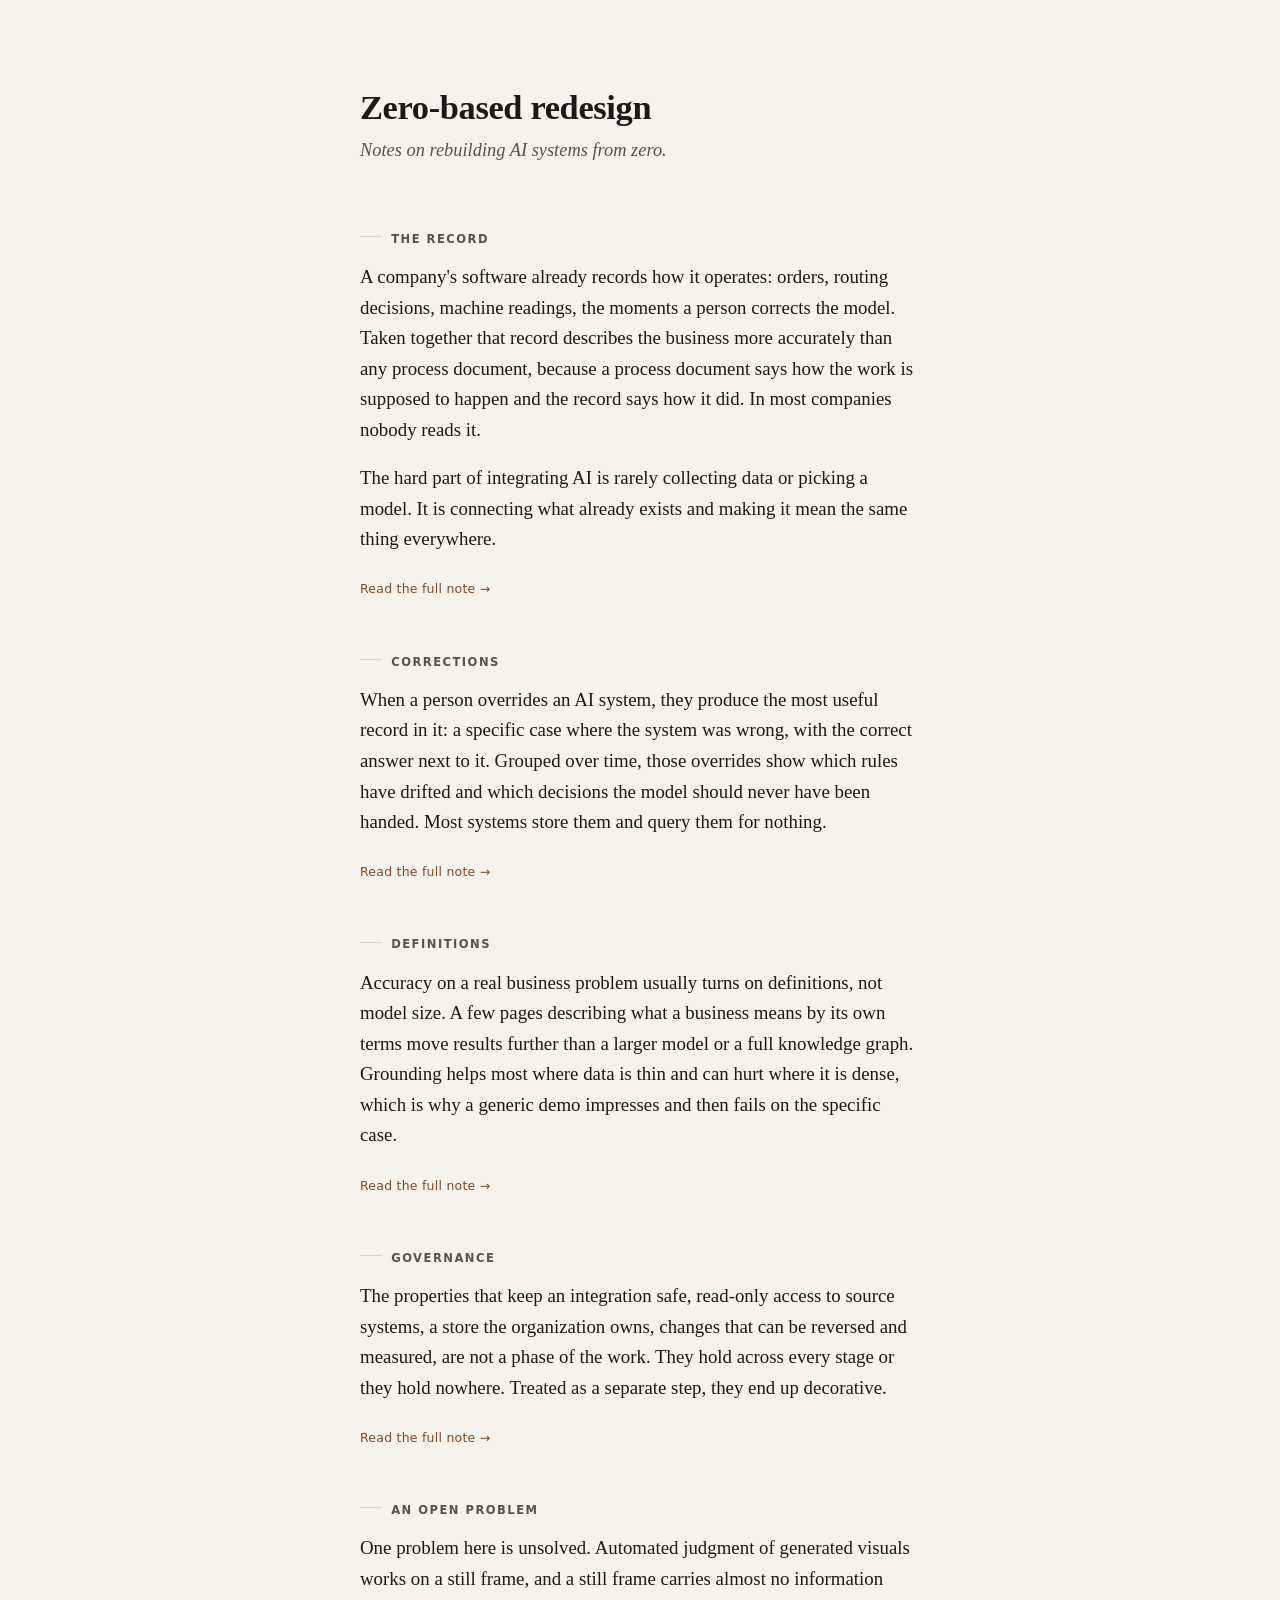
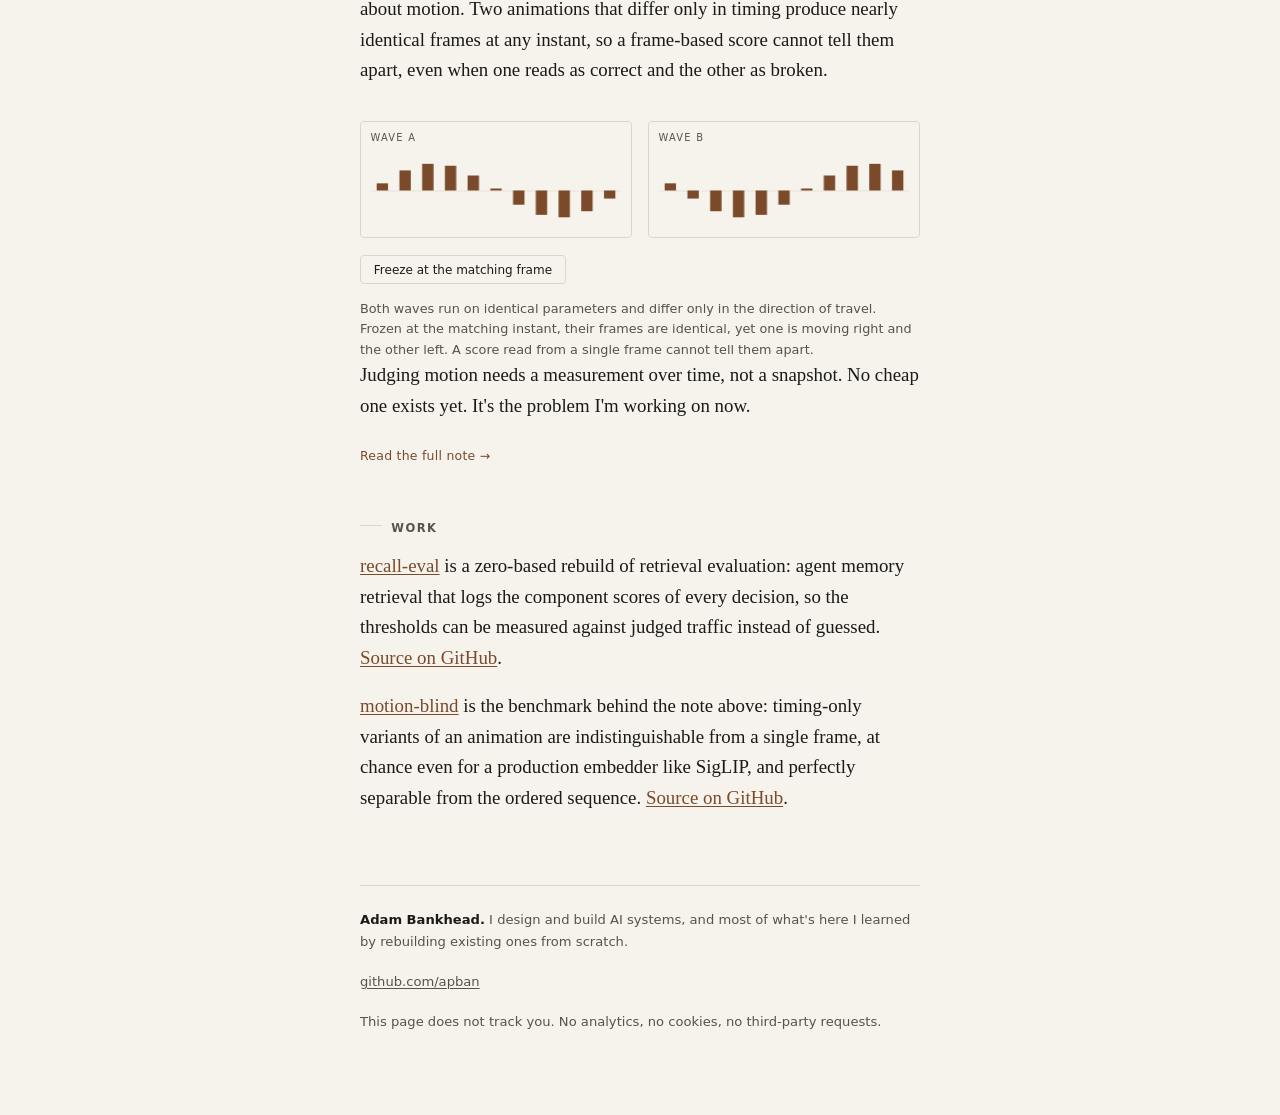
<file: index.html>
<!doctype html>
<html lang="en">
<head>
<meta charset="utf-8">
<meta name="viewport" content="width=device-width, initial-scale=1">
<title>Zero-based redesign — notes on rebuilding AI systems</title>
<meta name="description" content="Notes on rebuilding AI systems from zero: reading the operational record, corrections as signal, definitions over model size, and an unsolved problem in judging motion.">
<meta name="author" content="Adam Bankhead">
<meta property="og:title" content="Zero-based redesign">
<meta property="og:description" content="Notes on rebuilding AI systems from zero.">
<meta property="og:type" content="article">
<style>
  :root {
    --ink: #1b1a17;
    --ink-soft: #57534a;
    --bg: #f6f3ec;
    --rule: #ddd6c7;
    --accent: #7a4a2b;
    --measure: 38rem;
  }
  @media (prefers-color-scheme: dark) {
    :root {
      --ink: #e8e3d8;
      --ink-soft: #a49d8d;
      --bg: #15140f;
      --rule: #322f27;
      --accent: #cf9a6a;
    }
  }
  * { box-sizing: border-box; }
  html { -webkit-text-size-adjust: 100%; }
  body {
    margin: 0;
    background: var(--bg);
    color: var(--ink);
    font: 1.18rem/1.62 "Iowan Old Style", "Palatino Linotype", Palatino, Georgia, serif;
    text-rendering: optimizeLegibility;
    -webkit-font-smoothing: antialiased;
  }
  .wrap {
    max-width: var(--measure);
    margin: 0 auto;
    padding: 5.5rem 1.5rem 4rem;
  }
  header { margin-bottom: 4rem; }
  h1 {
    font-size: 2.15rem;
    line-height: 1.12;
    font-weight: 600;
    letter-spacing: -0.01em;
    margin: 0 0 0.6rem;
  }
  .standfirst {
    color: var(--ink-soft);
    font-style: italic;
    font-size: 1.15rem;
    margin: 0;
  }
  section { margin: 0 0 3.1rem; }
  h2 {
    font-family: ui-sans-serif, system-ui, -apple-system, "Segoe UI", sans-serif;
    font-size: 0.72rem;
    font-weight: 600;
    letter-spacing: 0.13em;
    text-transform: uppercase;
    color: var(--ink-soft);
    margin: 0 0 0.85rem;
  }
  h2 a {
    color: inherit;
    text-decoration: none;
    border: 0;
  }
  h2 a::before {
    content: "";
    display: inline-block;
    width: 1.4rem;
    height: 0.5em;
    margin-right: 0.55rem;
    border-top: 1px solid var(--rule);
    vertical-align: middle;
  }
  p { margin: 0 0 1.1rem; }
  section p:last-child { margin-bottom: 0; }
  a {
    color: var(--accent);
    text-underline-offset: 2px;
  }
  footer {
    margin-top: 4.5rem;
    padding-top: 1.4rem;
    border-top: 1px solid var(--rule);
    font-family: ui-sans-serif, system-ui, -apple-system, "Segoe UI", sans-serif;
    font-size: 0.82rem;
    line-height: 1.7;
    color: var(--ink-soft);
  }
  footer a { color: var(--ink-soft); }
  footer .who { color: var(--ink); font-weight: 600; }
  .fade { opacity: 0; transform: translateY(0.5rem); animation: rise 0.7s ease forwards; }
  section.fade { animation-delay: 0.05s; }
  @keyframes rise { to { opacity: 1; transform: none; } }
  @media (prefers-reduced-motion: reduce) {
    .fade { opacity: 1; transform: none; animation: none; }
  }
  .motion-fig { margin: 2.2rem 0 0; }
  .motion-fig .tracks { display: grid; gap: 1rem; }
  @media (min-width: 34rem) { .motion-fig .tracks { grid-template-columns: 1fr 1fr; } }
  .motion-fig .track { border: 1px solid var(--rule); border-radius: 4px; padding: 0.5rem 0.6rem 0.6rem; }
  .motion-fig .tlabel { display: block; font-family: ui-sans-serif, system-ui, -apple-system, sans-serif; font-size: 0.62rem; letter-spacing: 0.12em; text-transform: uppercase; color: var(--ink-soft); margin-bottom: 0.4rem; }
  .motion-fig canvas { display: block; width: 100%; height: auto; }
  .fig-controls { margin: 0.9rem 0 0; }
  #freezeBtn { font-family: ui-sans-serif, system-ui, -apple-system, sans-serif; font-size: 0.75rem; color: var(--ink); background: transparent; border: 1px solid var(--rule); border-radius: 4px; padding: 0.42rem 0.8rem; cursor: pointer; }
  #freezeBtn:hover { border-color: var(--accent); color: var(--accent); }
  .motion-fig figcaption { font-family: ui-sans-serif, system-ui, -apple-system, sans-serif; font-size: 0.8rem; line-height: 1.6; color: var(--ink-soft); margin-top: 0.9rem; }
  .more { margin: 1rem 0 0; }
  .more a { font-family: ui-sans-serif, system-ui, -apple-system, sans-serif; font-size: 0.78rem; letter-spacing: 0.02em; text-decoration: none; }
</style>
</head>
<body>
<main class="wrap">
  <header class="fade">
    <h1>Zero-based redesign</h1>
    <p class="standfirst">Notes on rebuilding AI systems from zero.</p>
  </header>

  <section id="the-record" class="fade">
    <h2><a href="#the-record">The record</a></h2>
    <p>A company's software already records how it operates: orders, routing decisions, machine readings, the moments a person corrects the model. Taken together that record describes the business more accurately than any process document, because a process document says how the work is supposed to happen and the record says how it did. In most companies nobody reads it.</p>
    <p>The hard part of integrating AI is rarely collecting data or picking a model. It is connecting what already exists and making it mean the same thing everywhere.</p>
    <p class="more"><a href="articles/the-record.html">Read the full note →</a></p>
  </section>

  <section id="corrections" class="fade">
    <h2><a href="#corrections">Corrections</a></h2>
    <p>When a person overrides an AI system, they produce the most useful record in it: a specific case where the system was wrong, with the correct answer next to it. Grouped over time, those overrides show which rules have drifted and which decisions the model should never have been handed. Most systems store them and query them for nothing.</p>
    <p class="more"><a href="articles/corrections.html">Read the full note →</a></p>
  </section>

  <section id="definitions" class="fade">
    <h2><a href="#definitions">Definitions</a></h2>
    <p>Accuracy on a real business problem usually turns on definitions, not model size. A few pages describing what a business means by its own terms move results further than a larger model or a full knowledge graph. Grounding helps most where data is thin and can hurt where it is dense, which is why a generic demo impresses and then fails on the specific case.</p>
    <p class="more"><a href="articles/definitions.html">Read the full note →</a></p>
  </section>

  <section id="governance" class="fade">
    <h2><a href="#governance">Governance</a></h2>
    <p>The properties that keep an integration safe, read-only access to source systems, a store the organization owns, changes that can be reversed and measured, are not a phase of the work. They hold across every stage or they hold nowhere. Treated as a separate step, they end up decorative.</p>
    <p class="more"><a href="articles/governance.html">Read the full note →</a></p>
  </section>

  <section id="an-open-problem" class="fade">
    <h2><a href="#an-open-problem">An open problem</a></h2>
    <p>One problem here is unsolved. Automated judgment of generated visuals works on a still frame, and a still frame carries almost no information about motion. Two animations that differ only in timing produce nearly identical frames at any instant, so a frame-based score cannot tell them apart, even when one reads as correct and the other as broken.</p>

    <figure class="motion-fig" aria-label="Two waves that share an identical frozen frame while moving in opposite directions">
      <div class="tracks">
        <div class="track"><span class="tlabel">Wave A</span><canvas class="wave" data-dir="1"></canvas></div>
        <div class="track"><span class="tlabel">Wave B</span><canvas class="wave" data-dir="-1"></canvas></div>
      </div>
      <div class="fig-controls"><button type="button" id="freezeBtn" aria-pressed="false">Freeze at the matching frame</button></div>
      <figcaption>Both waves run on identical parameters and differ only in the direction of travel. Frozen at the matching instant, their frames are identical, yet one is moving right and the other left. A score read from a single frame cannot tell them apart.</figcaption>
    </figure>

    <p>Judging motion needs a measurement over time, not a snapshot. No cheap one exists yet. It's the problem I'm working on now.</p>
    <p class="more"><a href="articles/an-open-problem.html">Read the full note →</a></p>
  </section>

  <section id="work" class="fade">
    <h2><a href="#work">Work</a></h2>
    <p><a href="articles/recall-eval.html">recall-eval</a> is a zero-based rebuild of retrieval evaluation: agent memory retrieval that logs the component scores of every decision, so the thresholds can be measured against judged traffic instead of guessed. <a href="https://github.com/apban/recall-eval">Source on GitHub</a>.</p>
    <p><a href="https://github.com/apban/motion-blind">motion-blind</a> is the benchmark behind the note above: timing-only variants of an animation are indistinguishable from a single frame, at chance even for a production embedder like SigLIP, and perfectly separable from the ordered sequence. <a href="https://github.com/apban/motion-blind">Source on GitHub</a>.</p>
  </section>

  <footer class="fade">
    <p><span class="who">Adam Bankhead.</span> I design and build AI systems, and most of what's here I learned by rebuilding existing ones from scratch.</p>
    <p><a href="https://github.com/apban">github.com/apban</a></p>
    <p>This page does not track you. No analytics, no cookies, no third-party requests.</p>
  </footer>
</main>
<script>
(() => {
  const canvases = [...document.querySelectorAll('.wave')];
  if (!canvases.length) return;
  const P = { bars: 11, periodMs: 3200, tMatch: 0.25 };
  const reduce = matchMedia('(prefers-reduced-motion: reduce)');
  let colors = readColors();
  function readColors() {
    const s = getComputedStyle(document.body);
    return { bar: s.getPropertyValue('--accent').trim() || '#7a4a2b', rule: s.getPropertyValue('--rule').trim() || '#ccc' };
  }
  matchMedia('(prefers-color-scheme: dark)').addEventListener('change', () => { colors = readColors(); paint(); });
  function size(c) {
    const dpr = Math.min(window.devicePixelRatio || 1, 2);
    const w = c.clientWidth || 380, h = Math.round(w * 0.3);
    c.width = w * dpr; c.height = h * dpr; c.__w = w; c.__h = h;
    c.getContext('2d').setTransform(dpr, 0, 0, dpr, 0, 0);
  }
  function draw(c, t) {
    const ctx = c.getContext('2d'), w = c.__w, h = c.__h, N = P.bars, dir = +c.dataset.dir;
    ctx.clearRect(0, 0, w, h);
    const gap = w / N, bw = gap * 0.5, mid = h / 2, amp = h * 0.36;
    ctx.strokeStyle = colors.rule; ctx.globalAlpha = 0.5;
    ctx.beginPath(); ctx.moveTo(0, mid + 0.5); ctx.lineTo(w, mid + 0.5); ctx.stroke();
    ctx.globalAlpha = 1; ctx.fillStyle = colors.bar;
    for (let i = 0; i < N; i++) {
      const v = Math.sin(2 * Math.PI * (t - dir * i / N));
      const bh = Math.max(2, Math.abs(v) * amp);
      ctx.fillRect(i * gap + (gap - bw) / 2, v >= 0 ? mid - bh : mid, bw, bh);
    }
  }
  let frozen = reduce.matches, start = performance.now();
  const now = () => frozen ? P.tMatch : ((performance.now() - start) % P.periodMs) / P.periodMs;
  function paint() { const t = now(); for (const c of canvases) draw(c, t); }
  function loop() { if (frozen) return; paint(); requestAnimationFrame(loop); }
  function resizeAll() { canvases.forEach(size); paint(); }
  window.addEventListener('resize', resizeAll);
  resizeAll();
  const btn = document.getElementById('freezeBtn');
  function label() { btn.textContent = frozen ? 'Play' : 'Freeze at the matching frame'; btn.setAttribute('aria-pressed', String(frozen)); }
  btn.addEventListener('click', () => {
    frozen = !frozen; label();
    if (frozen) paint(); else { start = performance.now(); requestAnimationFrame(loop); }
  });
  label();
  if (!frozen) requestAnimationFrame(loop);
})();
</script>
</body>
</html>
</file>
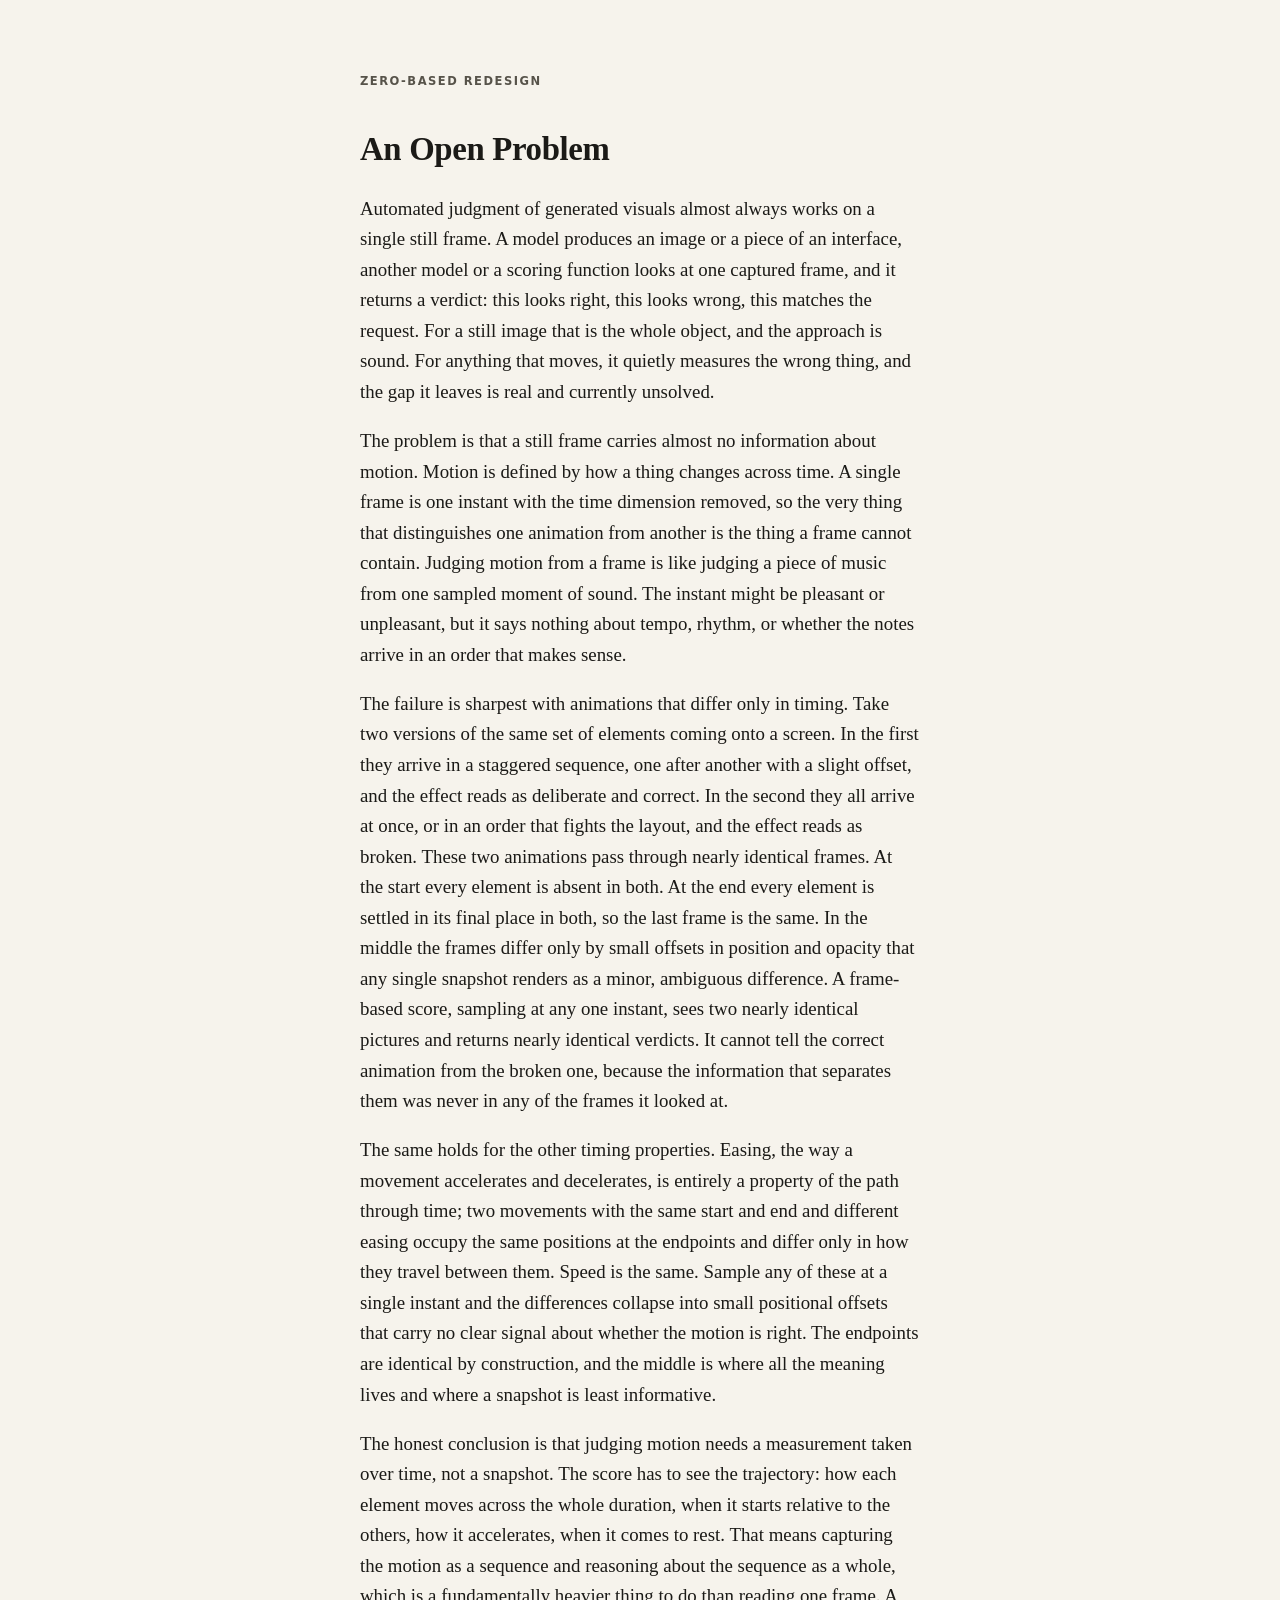
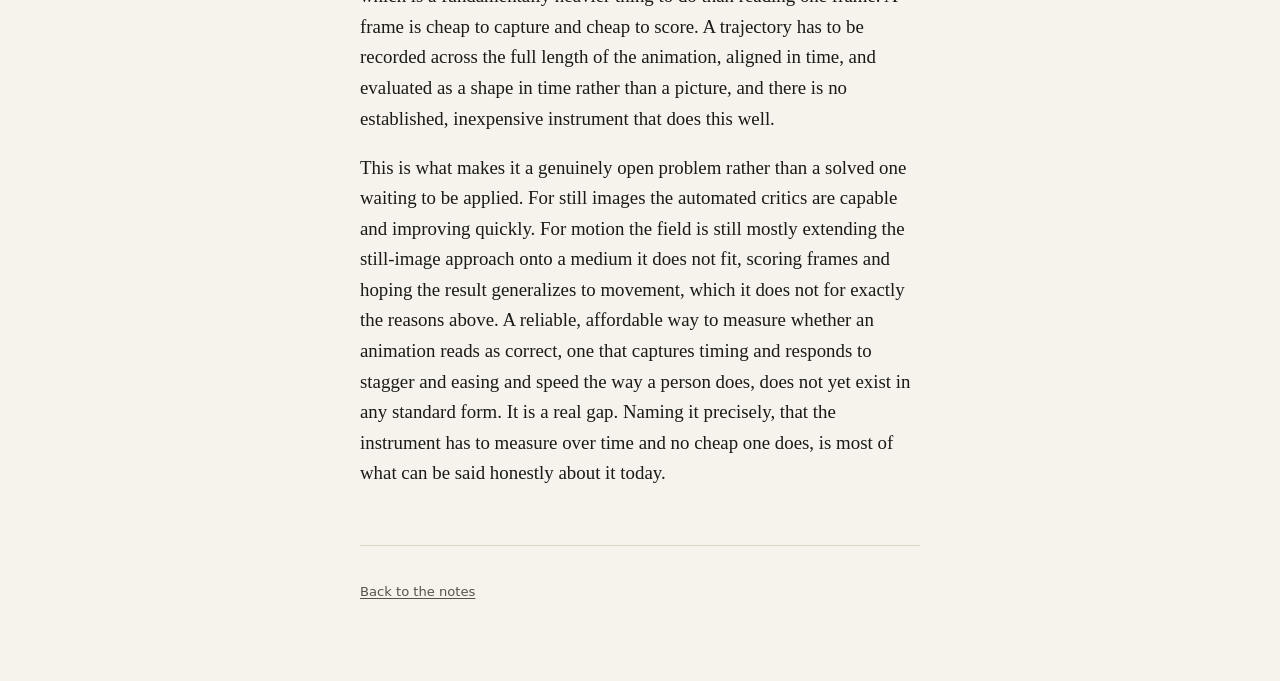
<file: articles/an-open-problem.html>
<!doctype html>
<html lang="en">
<head>
<meta charset="utf-8">
<meta name="viewport" content="width=device-width, initial-scale=1">
<title>An Open Problem — Zero-based redesign</title>
<meta name="author" content="Adam Bankhead">
<meta name="description" content="Automated judgment of generated visuals almost always works on a single still frame. A model produces an image or a piece of an interface, another model or">
<link rel="stylesheet" href="/style.css">
</head>
<body>
<main class="wrap">
<a class="kicker" href="/">Zero-based redesign</a>
<article>
<h1>An Open Problem</h1>
<p>Automated judgment of generated visuals almost always works on a single still frame. A model produces an image or a piece of an interface, another model or a scoring function looks at one captured frame, and it returns a verdict: this looks right, this looks wrong, this matches the request. For a still image that is the whole object, and the approach is sound. For anything that moves, it quietly measures the wrong thing, and the gap it leaves is real and currently unsolved.</p>
<p>The problem is that a still frame carries almost no information about motion. Motion is defined by how a thing changes across time. A single frame is one instant with the time dimension removed, so the very thing that distinguishes one animation from another is the thing a frame cannot contain. Judging motion from a frame is like judging a piece of music from one sampled moment of sound. The instant might be pleasant or unpleasant, but it says nothing about tempo, rhythm, or whether the notes arrive in an order that makes sense.</p>
<p>The failure is sharpest with animations that differ only in timing. Take two versions of the same set of elements coming onto a screen. In the first they arrive in a staggered sequence, one after another with a slight offset, and the effect reads as deliberate and correct. In the second they all arrive at once, or in an order that fights the layout, and the effect reads as broken. These two animations pass through nearly identical frames. At the start every element is absent in both. At the end every element is settled in its final place in both, so the last frame is the same. In the middle the frames differ only by small offsets in position and opacity that any single snapshot renders as a minor, ambiguous difference. A frame-based score, sampling at any one instant, sees two nearly identical pictures and returns nearly identical verdicts. It cannot tell the correct animation from the broken one, because the information that separates them was never in any of the frames it looked at.</p>
<p>The same holds for the other timing properties. Easing, the way a movement accelerates and decelerates, is entirely a property of the path through time; two movements with the same start and end and different easing occupy the same positions at the endpoints and differ only in how they travel between them. Speed is the same. Sample any of these at a single instant and the differences collapse into small positional offsets that carry no clear signal about whether the motion is right. The endpoints are identical by construction, and the middle is where all the meaning lives and where a snapshot is least informative.</p>
<p>The honest conclusion is that judging motion needs a measurement taken over time, not a snapshot. The score has to see the trajectory: how each element moves across the whole duration, when it starts relative to the others, how it accelerates, when it comes to rest. That means capturing the motion as a sequence and reasoning about the sequence as a whole, which is a fundamentally heavier thing to do than reading one frame. A frame is cheap to capture and cheap to score. A trajectory has to be recorded across the full length of the animation, aligned in time, and evaluated as a shape in time rather than a picture, and there is no established, inexpensive instrument that does this well.</p>
<p>This is what makes it a genuinely open problem rather than a solved one waiting to be applied. For still images the automated critics are capable and improving quickly. For motion the field is still mostly extending the still-image approach onto a medium it does not fit, scoring frames and hoping the result generalizes to movement, which it does not for exactly the reasons above. A reliable, affordable way to measure whether an animation reads as correct, one that captures timing and responds to stagger and easing and speed the way a person does, does not yet exist in any standard form. It is a real gap. Naming it precisely, that the instrument has to measure over time and no cheap one does, is most of what can be said honestly about it today.</p>
</article>
<footer>
<p><a href="/">Back to the notes</a></p>
</footer>
</main>
</body>
</html>
</file>
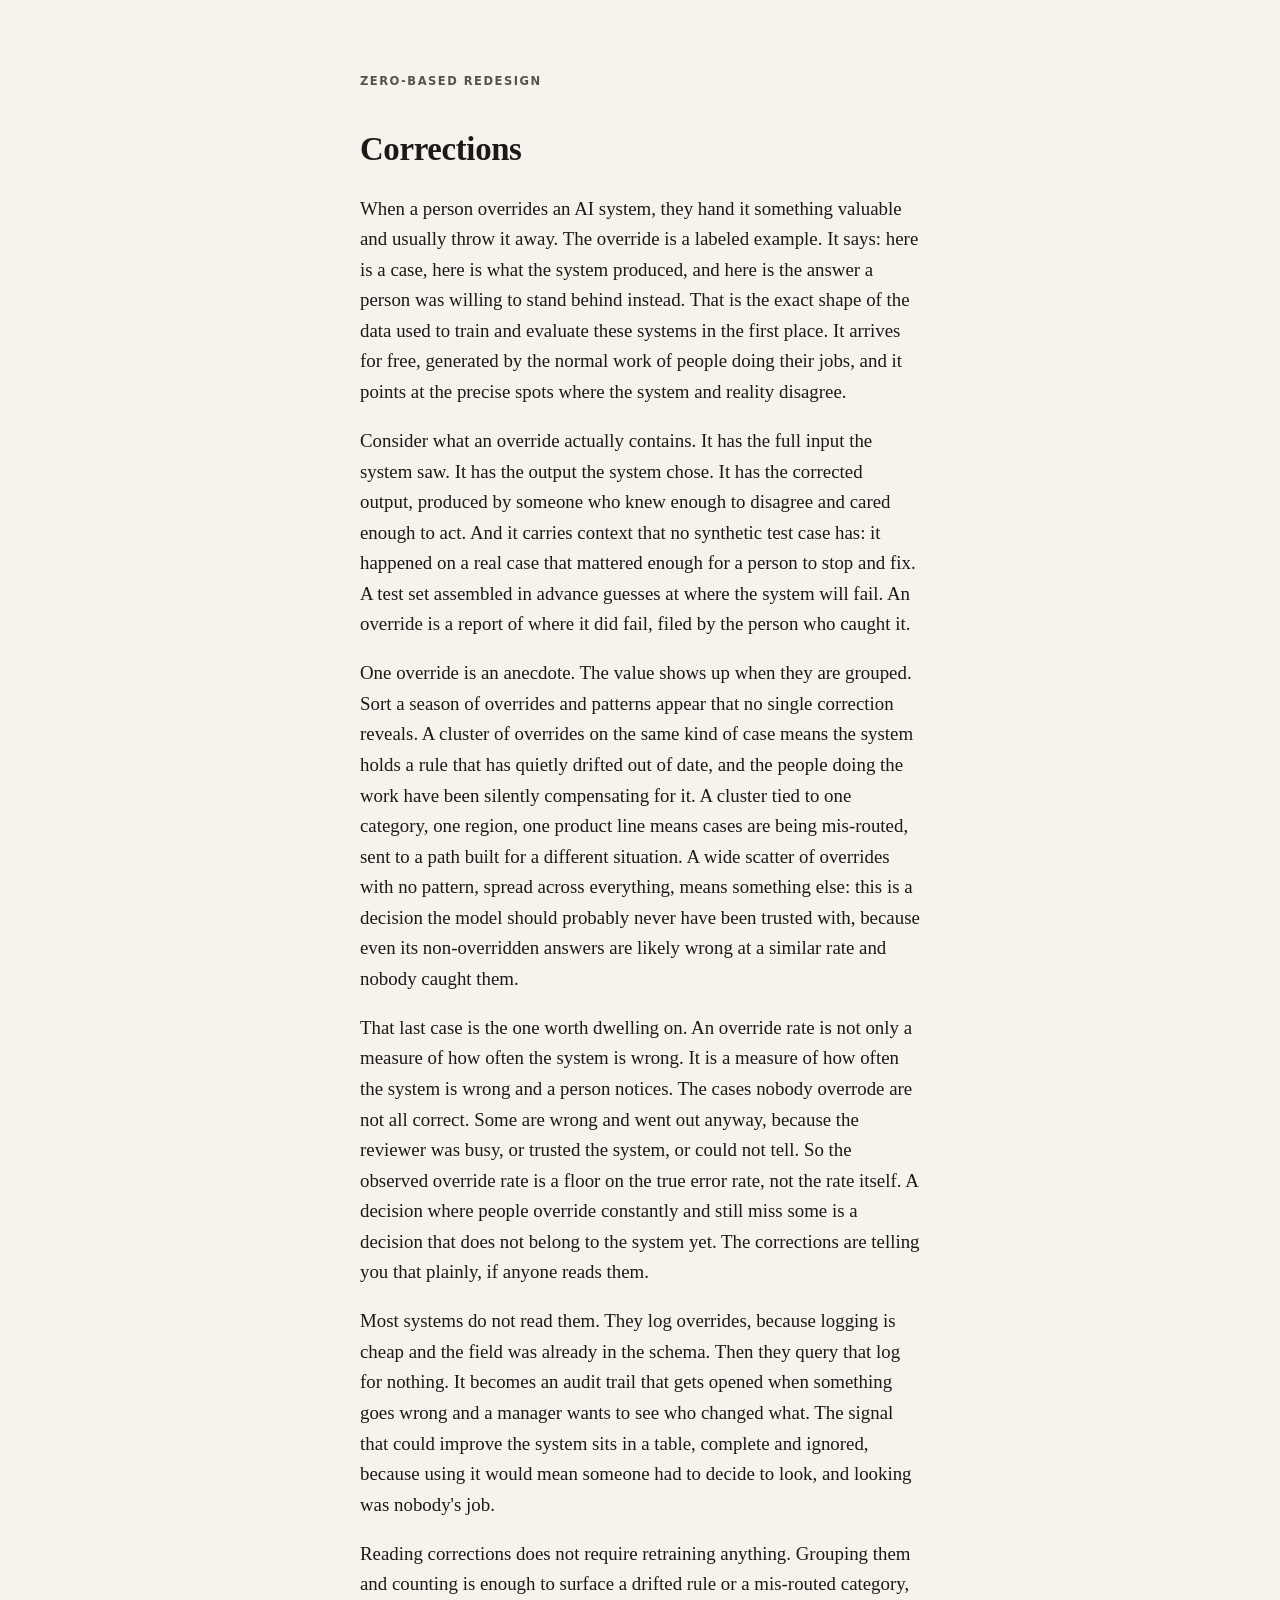
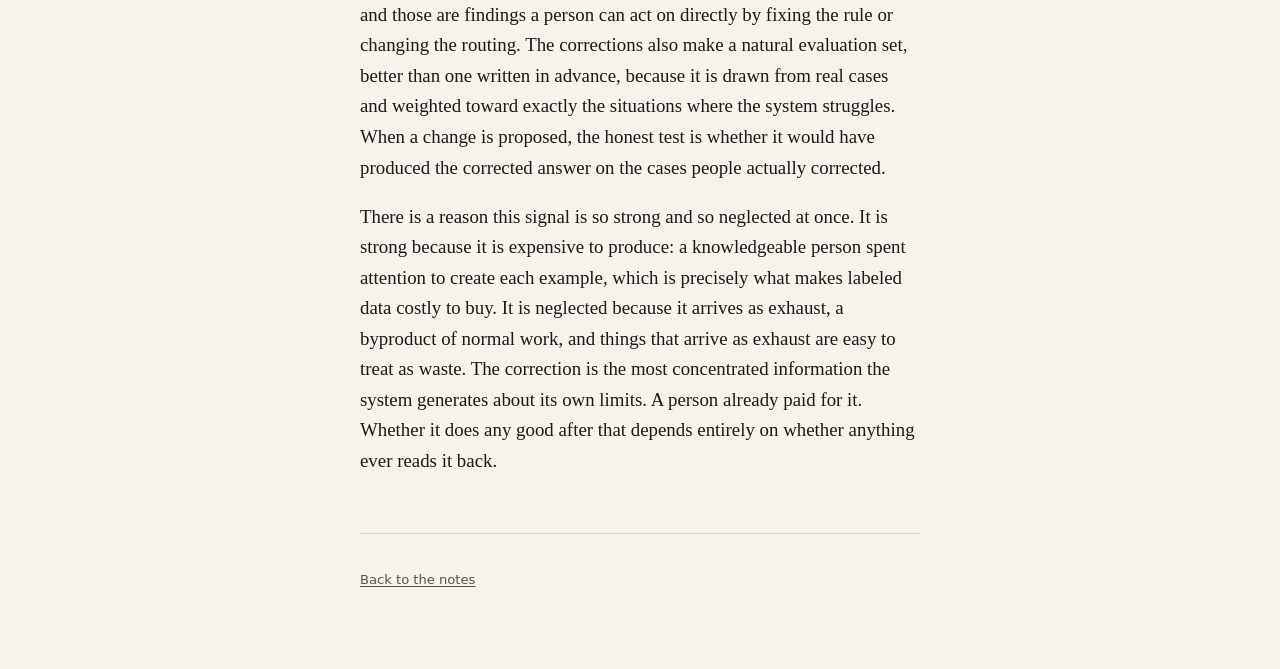
<file: articles/corrections.html>
<!doctype html>
<html lang="en">
<head>
<meta charset="utf-8">
<meta name="viewport" content="width=device-width, initial-scale=1">
<title>Corrections — Zero-based redesign</title>
<meta name="author" content="Adam Bankhead">
<meta name="description" content="When a person overrides an AI system, they hand it something valuable and usually throw it away. The override is a labeled example. It says: here is a case">
<link rel="stylesheet" href="/style.css">
</head>
<body>
<main class="wrap">
<a class="kicker" href="/">Zero-based redesign</a>
<article>
<h1>Corrections</h1>
<p>When a person overrides an AI system, they hand it something valuable and usually throw it away. The override is a labeled example. It says: here is a case, here is what the system produced, and here is the answer a person was willing to stand behind instead. That is the exact shape of the data used to train and evaluate these systems in the first place. It arrives for free, generated by the normal work of people doing their jobs, and it points at the precise spots where the system and reality disagree.</p>
<p>Consider what an override actually contains. It has the full input the system saw. It has the output the system chose. It has the corrected output, produced by someone who knew enough to disagree and cared enough to act. And it carries context that no synthetic test case has: it happened on a real case that mattered enough for a person to stop and fix. A test set assembled in advance guesses at where the system will fail. An override is a report of where it did fail, filed by the person who caught it.</p>
<p>One override is an anecdote. The value shows up when they are grouped. Sort a season of overrides and patterns appear that no single correction reveals. A cluster of overrides on the same kind of case means the system holds a rule that has quietly drifted out of date, and the people doing the work have been silently compensating for it. A cluster tied to one category, one region, one product line means cases are being mis-routed, sent to a path built for a different situation. A wide scatter of overrides with no pattern, spread across everything, means something else: this is a decision the model should probably never have been trusted with, because even its non-overridden answers are likely wrong at a similar rate and nobody caught them.</p>
<p>That last case is the one worth dwelling on. An override rate is not only a measure of how often the system is wrong. It is a measure of how often the system is wrong and a person notices. The cases nobody overrode are not all correct. Some are wrong and went out anyway, because the reviewer was busy, or trusted the system, or could not tell. So the observed override rate is a floor on the true error rate, not the rate itself. A decision where people override constantly and still miss some is a decision that does not belong to the system yet. The corrections are telling you that plainly, if anyone reads them.</p>
<p>Most systems do not read them. They log overrides, because logging is cheap and the field was already in the schema. Then they query that log for nothing. It becomes an audit trail that gets opened when something goes wrong and a manager wants to see who changed what. The signal that could improve the system sits in a table, complete and ignored, because using it would mean someone had to decide to look, and looking was nobody's job.</p>
<p>Reading corrections does not require retraining anything. Grouping them and counting is enough to surface a drifted rule or a mis-routed category, and those are findings a person can act on directly by fixing the rule or changing the routing. The corrections also make a natural evaluation set, better than one written in advance, because it is drawn from real cases and weighted toward exactly the situations where the system struggles. When a change is proposed, the honest test is whether it would have produced the corrected answer on the cases people actually corrected.</p>
<p>There is a reason this signal is so strong and so neglected at once. It is strong because it is expensive to produce: a knowledgeable person spent attention to create each example, which is precisely what makes labeled data costly to buy. It is neglected because it arrives as exhaust, a byproduct of normal work, and things that arrive as exhaust are easy to treat as waste. The correction is the most concentrated information the system generates about its own limits. A person already paid for it. Whether it does any good after that depends entirely on whether anything ever reads it back.</p>
</article>
<footer>
<p><a href="/">Back to the notes</a></p>
</footer>
</main>
</body>
</html>
</file>
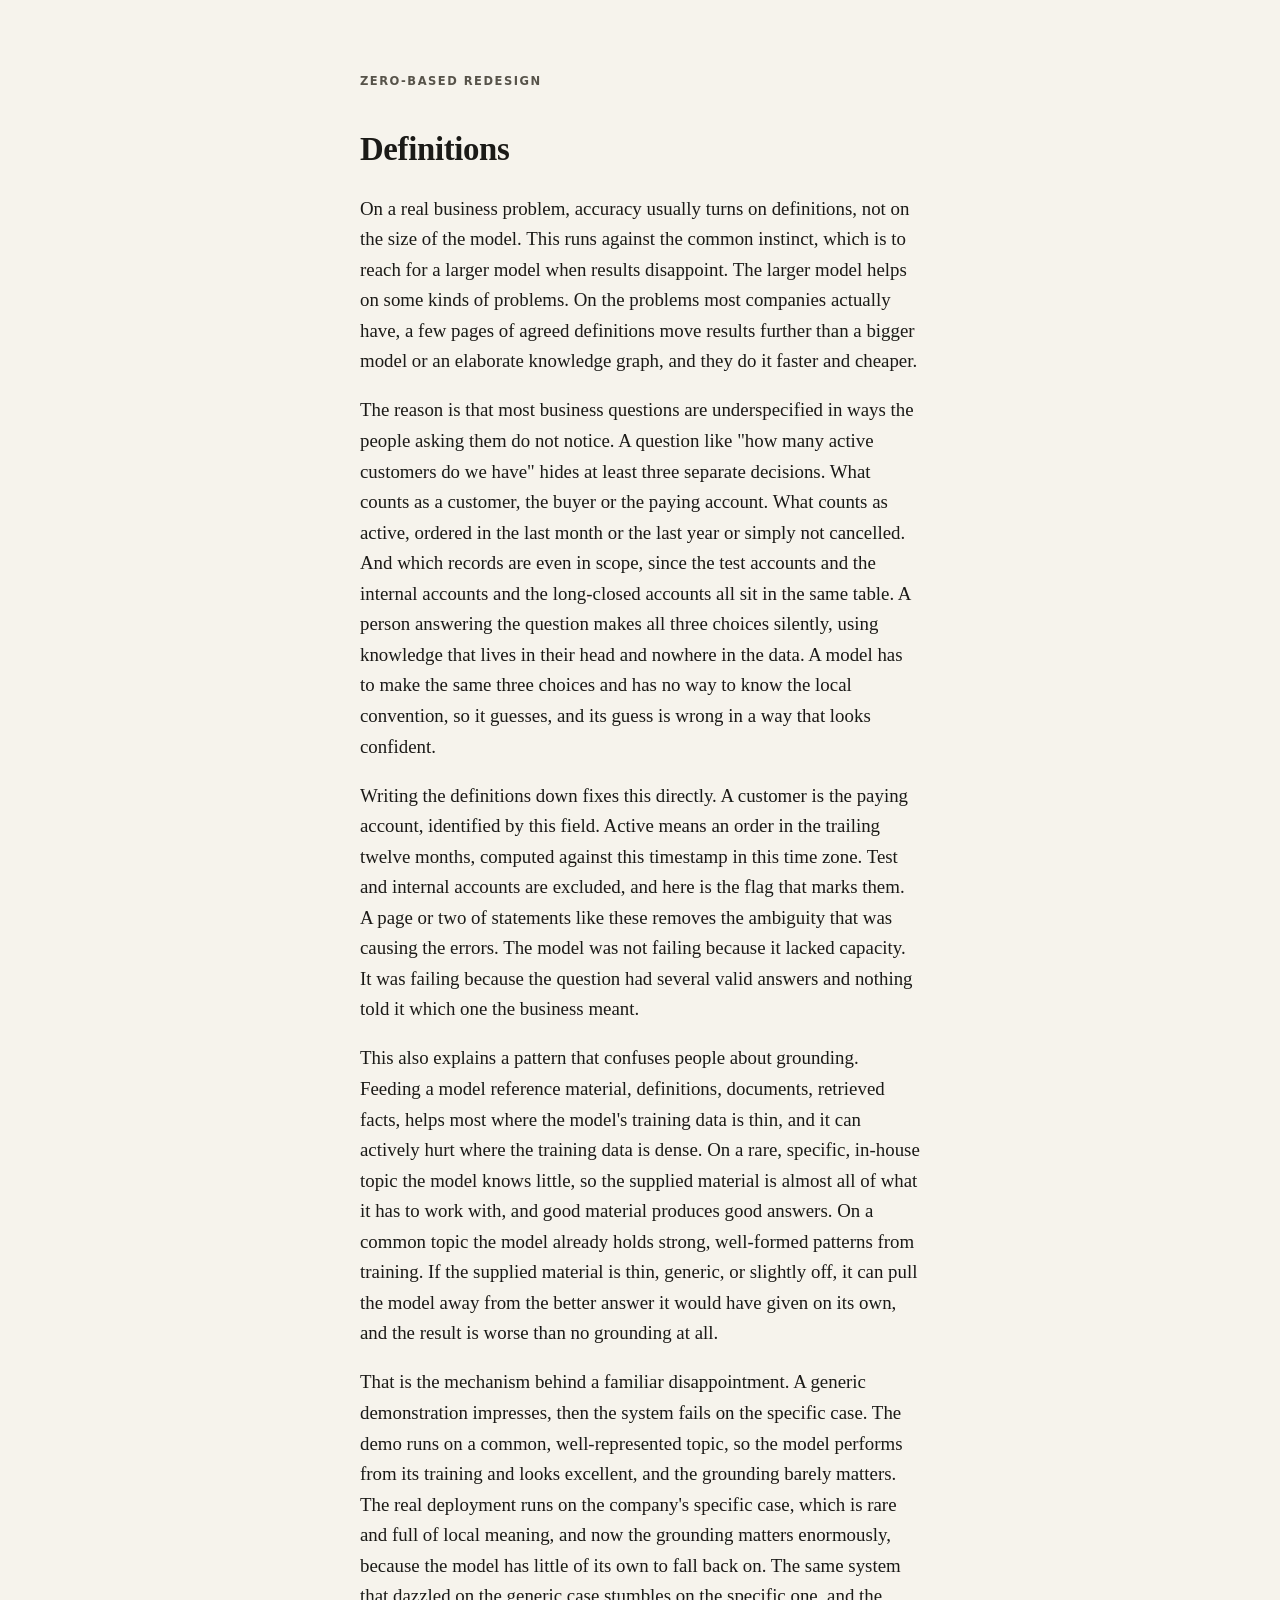
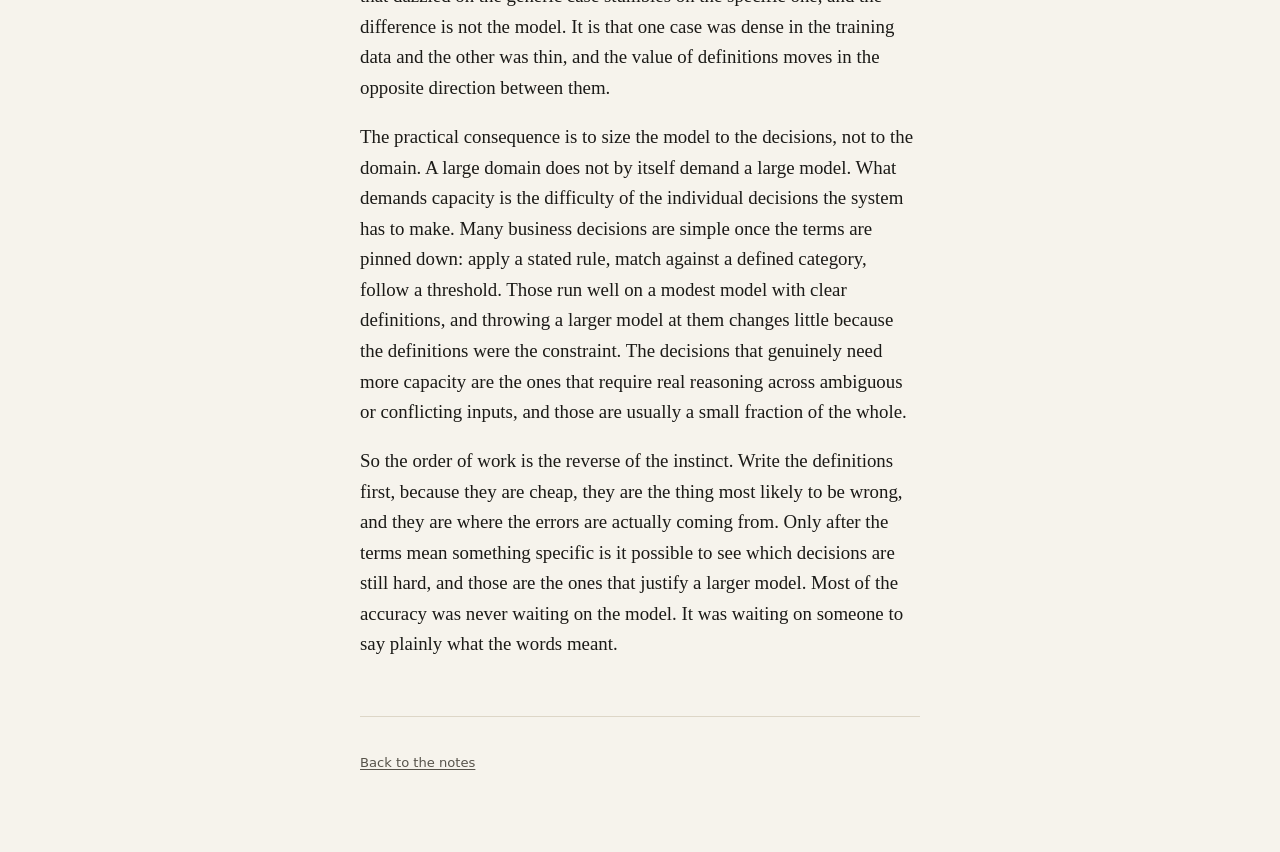
<file: articles/definitions.html>
<!doctype html>
<html lang="en">
<head>
<meta charset="utf-8">
<meta name="viewport" content="width=device-width, initial-scale=1">
<title>Definitions — Zero-based redesign</title>
<meta name="author" content="Adam Bankhead">
<meta name="description" content="On a real business problem, accuracy usually turns on definitions, not on the size of the model. This runs against the common instinct, which is to reach f">
<link rel="stylesheet" href="/style.css">
</head>
<body>
<main class="wrap">
<a class="kicker" href="/">Zero-based redesign</a>
<article>
<h1>Definitions</h1>
<p>On a real business problem, accuracy usually turns on definitions, not on the size of the model. This runs against the common instinct, which is to reach for a larger model when results disappoint. The larger model helps on some kinds of problems. On the problems most companies actually have, a few pages of agreed definitions move results further than a bigger model or an elaborate knowledge graph, and they do it faster and cheaper.</p>
<p>The reason is that most business questions are underspecified in ways the people asking them do not notice. A question like "how many active customers do we have" hides at least three separate decisions. What counts as a customer, the buyer or the paying account. What counts as active, ordered in the last month or the last year or simply not cancelled. And which records are even in scope, since the test accounts and the internal accounts and the long-closed accounts all sit in the same table. A person answering the question makes all three choices silently, using knowledge that lives in their head and nowhere in the data. A model has to make the same three choices and has no way to know the local convention, so it guesses, and its guess is wrong in a way that looks confident.</p>
<p>Writing the definitions down fixes this directly. A customer is the paying account, identified by this field. Active means an order in the trailing twelve months, computed against this timestamp in this time zone. Test and internal accounts are excluded, and here is the flag that marks them. A page or two of statements like these removes the ambiguity that was causing the errors. The model was not failing because it lacked capacity. It was failing because the question had several valid answers and nothing told it which one the business meant.</p>
<p>This also explains a pattern that confuses people about grounding. Feeding a model reference material, definitions, documents, retrieved facts, helps most where the model's training data is thin, and it can actively hurt where the training data is dense. On a rare, specific, in-house topic the model knows little, so the supplied material is almost all of what it has to work with, and good material produces good answers. On a common topic the model already holds strong, well-formed patterns from training. If the supplied material is thin, generic, or slightly off, it can pull the model away from the better answer it would have given on its own, and the result is worse than no grounding at all.</p>
<p>That is the mechanism behind a familiar disappointment. A generic demonstration impresses, then the system fails on the specific case. The demo runs on a common, well-represented topic, so the model performs from its training and looks excellent, and the grounding barely matters. The real deployment runs on the company's specific case, which is rare and full of local meaning, and now the grounding matters enormously, because the model has little of its own to fall back on. The same system that dazzled on the generic case stumbles on the specific one, and the difference is not the model. It is that one case was dense in the training data and the other was thin, and the value of definitions moves in the opposite direction between them.</p>
<p>The practical consequence is to size the model to the decisions, not to the domain. A large domain does not by itself demand a large model. What demands capacity is the difficulty of the individual decisions the system has to make. Many business decisions are simple once the terms are pinned down: apply a stated rule, match against a defined category, follow a threshold. Those run well on a modest model with clear definitions, and throwing a larger model at them changes little because the definitions were the constraint. The decisions that genuinely need more capacity are the ones that require real reasoning across ambiguous or conflicting inputs, and those are usually a small fraction of the whole.</p>
<p>So the order of work is the reverse of the instinct. Write the definitions first, because they are cheap, they are the thing most likely to be wrong, and they are where the errors are actually coming from. Only after the terms mean something specific is it possible to see which decisions are still hard, and those are the ones that justify a larger model. Most of the accuracy was never waiting on the model. It was waiting on someone to say plainly what the words meant.</p>
</article>
<footer>
<p><a href="/">Back to the notes</a></p>
</footer>
</main>
</body>
</html>
</file>
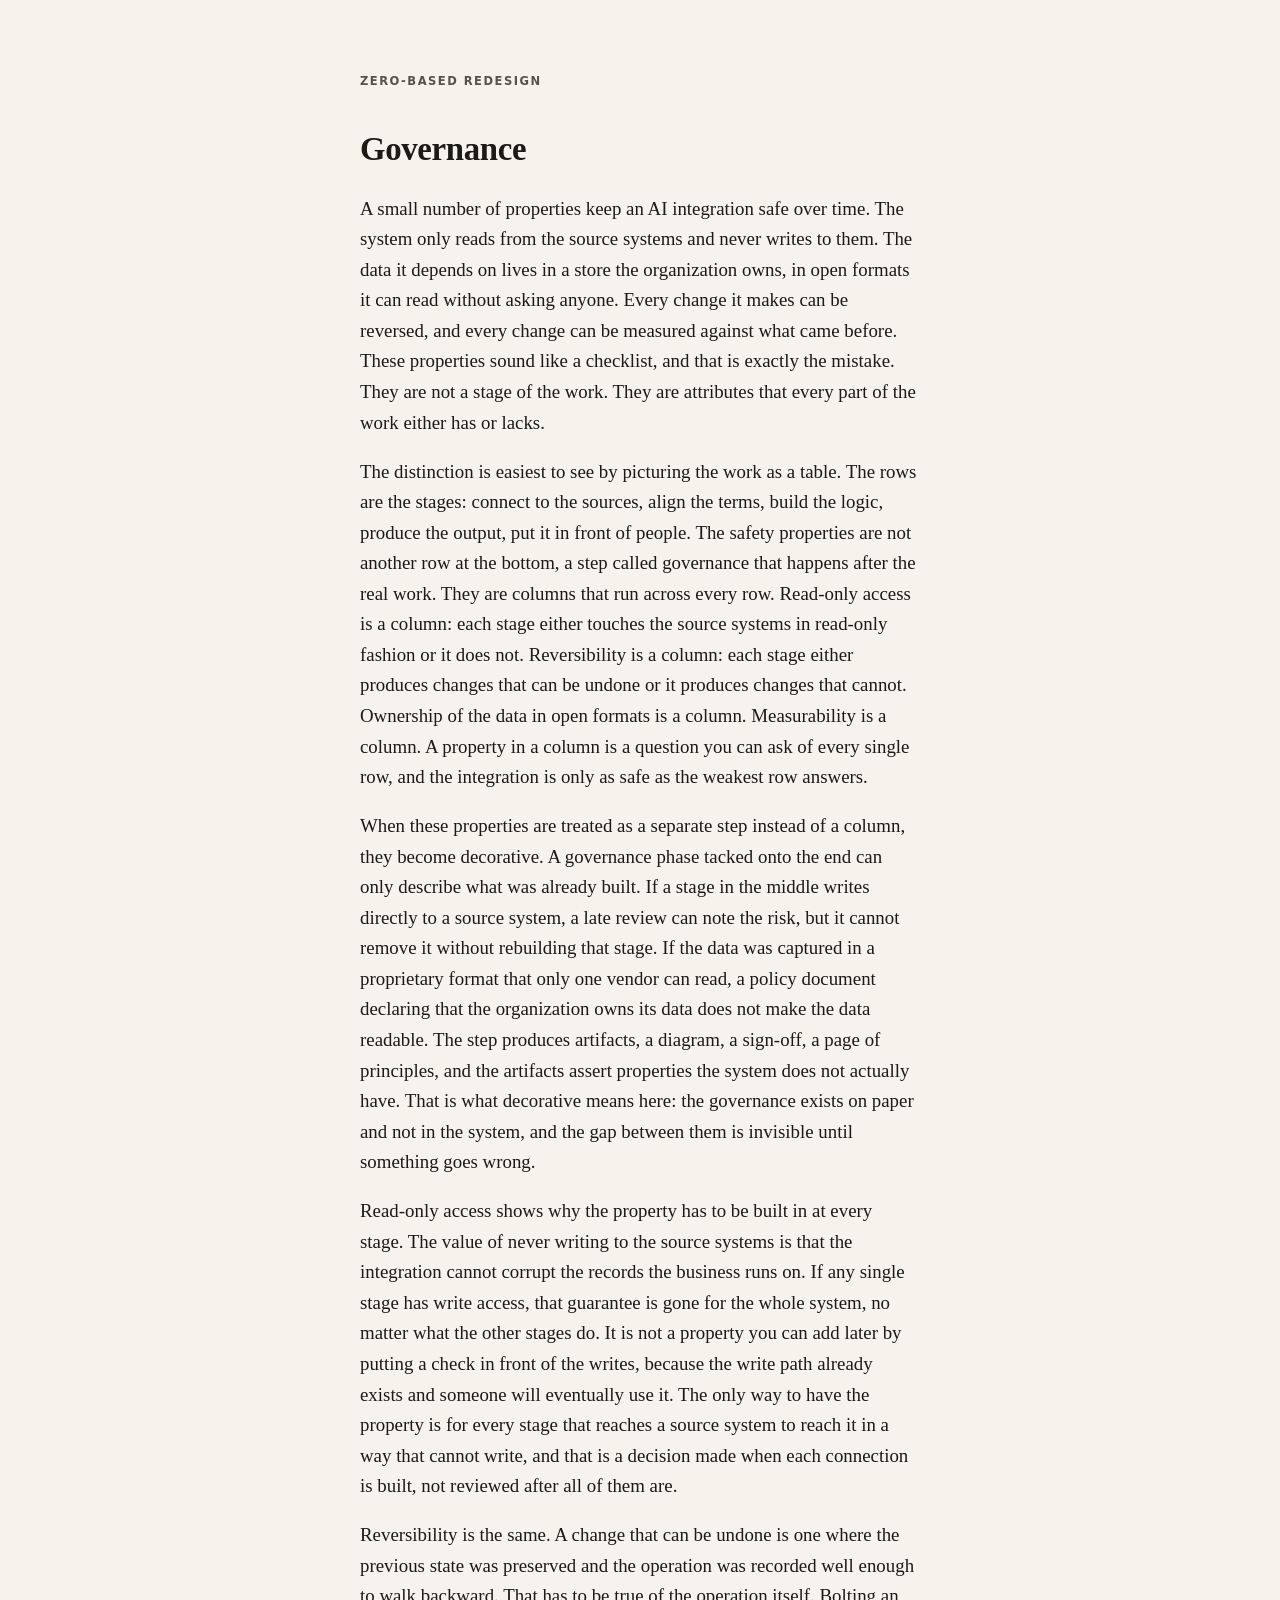
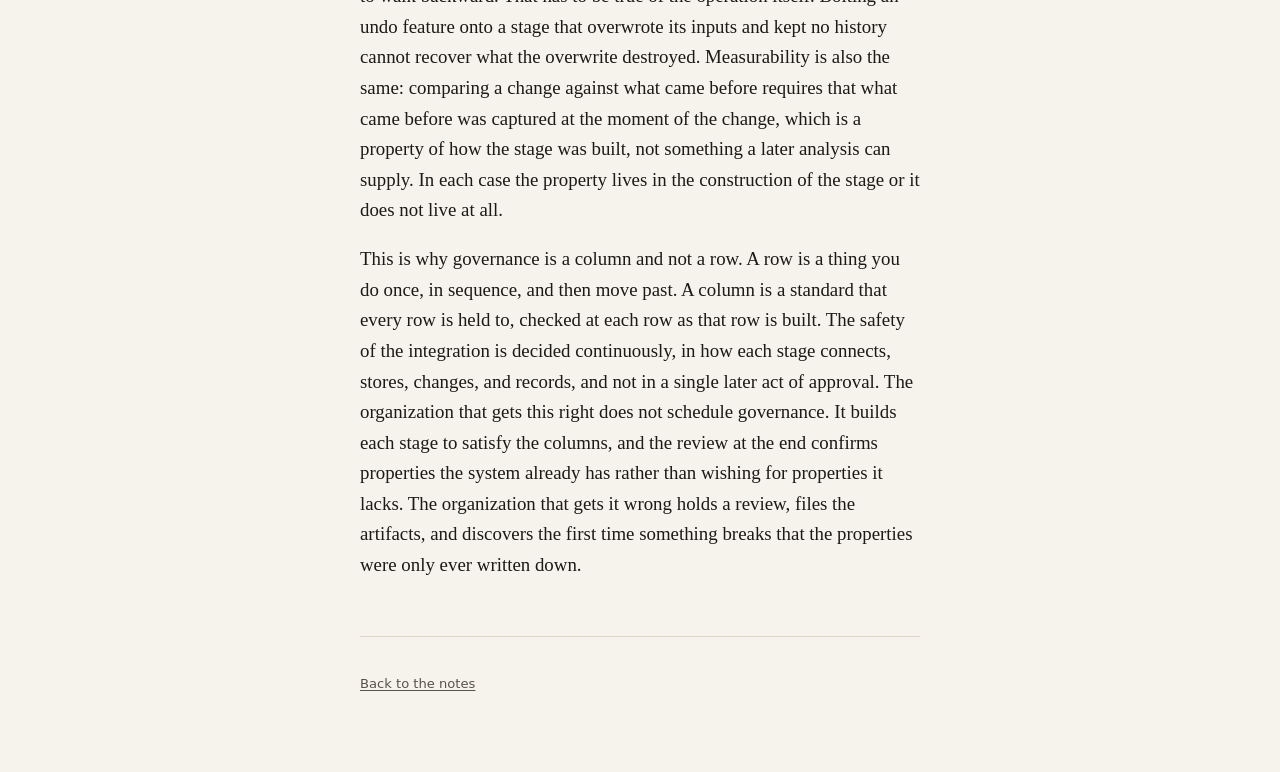
<file: articles/governance.html>
<!doctype html>
<html lang="en">
<head>
<meta charset="utf-8">
<meta name="viewport" content="width=device-width, initial-scale=1">
<title>Governance — Zero-based redesign</title>
<meta name="author" content="Adam Bankhead">
<meta name="description" content="A small number of properties keep an AI integration safe over time. The system only reads from the source systems and never writes to them. The data it dep">
<link rel="stylesheet" href="/style.css">
</head>
<body>
<main class="wrap">
<a class="kicker" href="/">Zero-based redesign</a>
<article>
<h1>Governance</h1>
<p>A small number of properties keep an AI integration safe over time. The system only reads from the source systems and never writes to them. The data it depends on lives in a store the organization owns, in open formats it can read without asking anyone. Every change it makes can be reversed, and every change can be measured against what came before. These properties sound like a checklist, and that is exactly the mistake. They are not a stage of the work. They are attributes that every part of the work either has or lacks.</p>
<p>The distinction is easiest to see by picturing the work as a table. The rows are the stages: connect to the sources, align the terms, build the logic, produce the output, put it in front of people. The safety properties are not another row at the bottom, a step called governance that happens after the real work. They are columns that run across every row. Read-only access is a column: each stage either touches the source systems in read-only fashion or it does not. Reversibility is a column: each stage either produces changes that can be undone or it produces changes that cannot. Ownership of the data in open formats is a column. Measurability is a column. A property in a column is a question you can ask of every single row, and the integration is only as safe as the weakest row answers.</p>
<p>When these properties are treated as a separate step instead of a column, they become decorative. A governance phase tacked onto the end can only describe what was already built. If a stage in the middle writes directly to a source system, a late review can note the risk, but it cannot remove it without rebuilding that stage. If the data was captured in a proprietary format that only one vendor can read, a policy document declaring that the organization owns its data does not make the data readable. The step produces artifacts, a diagram, a sign-off, a page of principles, and the artifacts assert properties the system does not actually have. That is what decorative means here: the governance exists on paper and not in the system, and the gap between them is invisible until something goes wrong.</p>
<p>Read-only access shows why the property has to be built in at every stage. The value of never writing to the source systems is that the integration cannot corrupt the records the business runs on. If any single stage has write access, that guarantee is gone for the whole system, no matter what the other stages do. It is not a property you can add later by putting a check in front of the writes, because the write path already exists and someone will eventually use it. The only way to have the property is for every stage that reaches a source system to reach it in a way that cannot write, and that is a decision made when each connection is built, not reviewed after all of them are.</p>
<p>Reversibility is the same. A change that can be undone is one where the previous state was preserved and the operation was recorded well enough to walk backward. That has to be true of the operation itself. Bolting an undo feature onto a stage that overwrote its inputs and kept no history cannot recover what the overwrite destroyed. Measurability is also the same: comparing a change against what came before requires that what came before was captured at the moment of the change, which is a property of how the stage was built, not something a later analysis can supply. In each case the property lives in the construction of the stage or it does not live at all.</p>
<p>This is why governance is a column and not a row. A row is a thing you do once, in sequence, and then move past. A column is a standard that every row is held to, checked at each row as that row is built. The safety of the integration is decided continuously, in how each stage connects, stores, changes, and records, and not in a single later act of approval. The organization that gets this right does not schedule governance. It builds each stage to satisfy the columns, and the review at the end confirms properties the system already has rather than wishing for properties it lacks. The organization that gets it wrong holds a review, files the artifacts, and discovers the first time something breaks that the properties were only ever written down.</p>
</article>
<footer>
<p><a href="/">Back to the notes</a></p>
</footer>
</main>
</body>
</html>
</file>
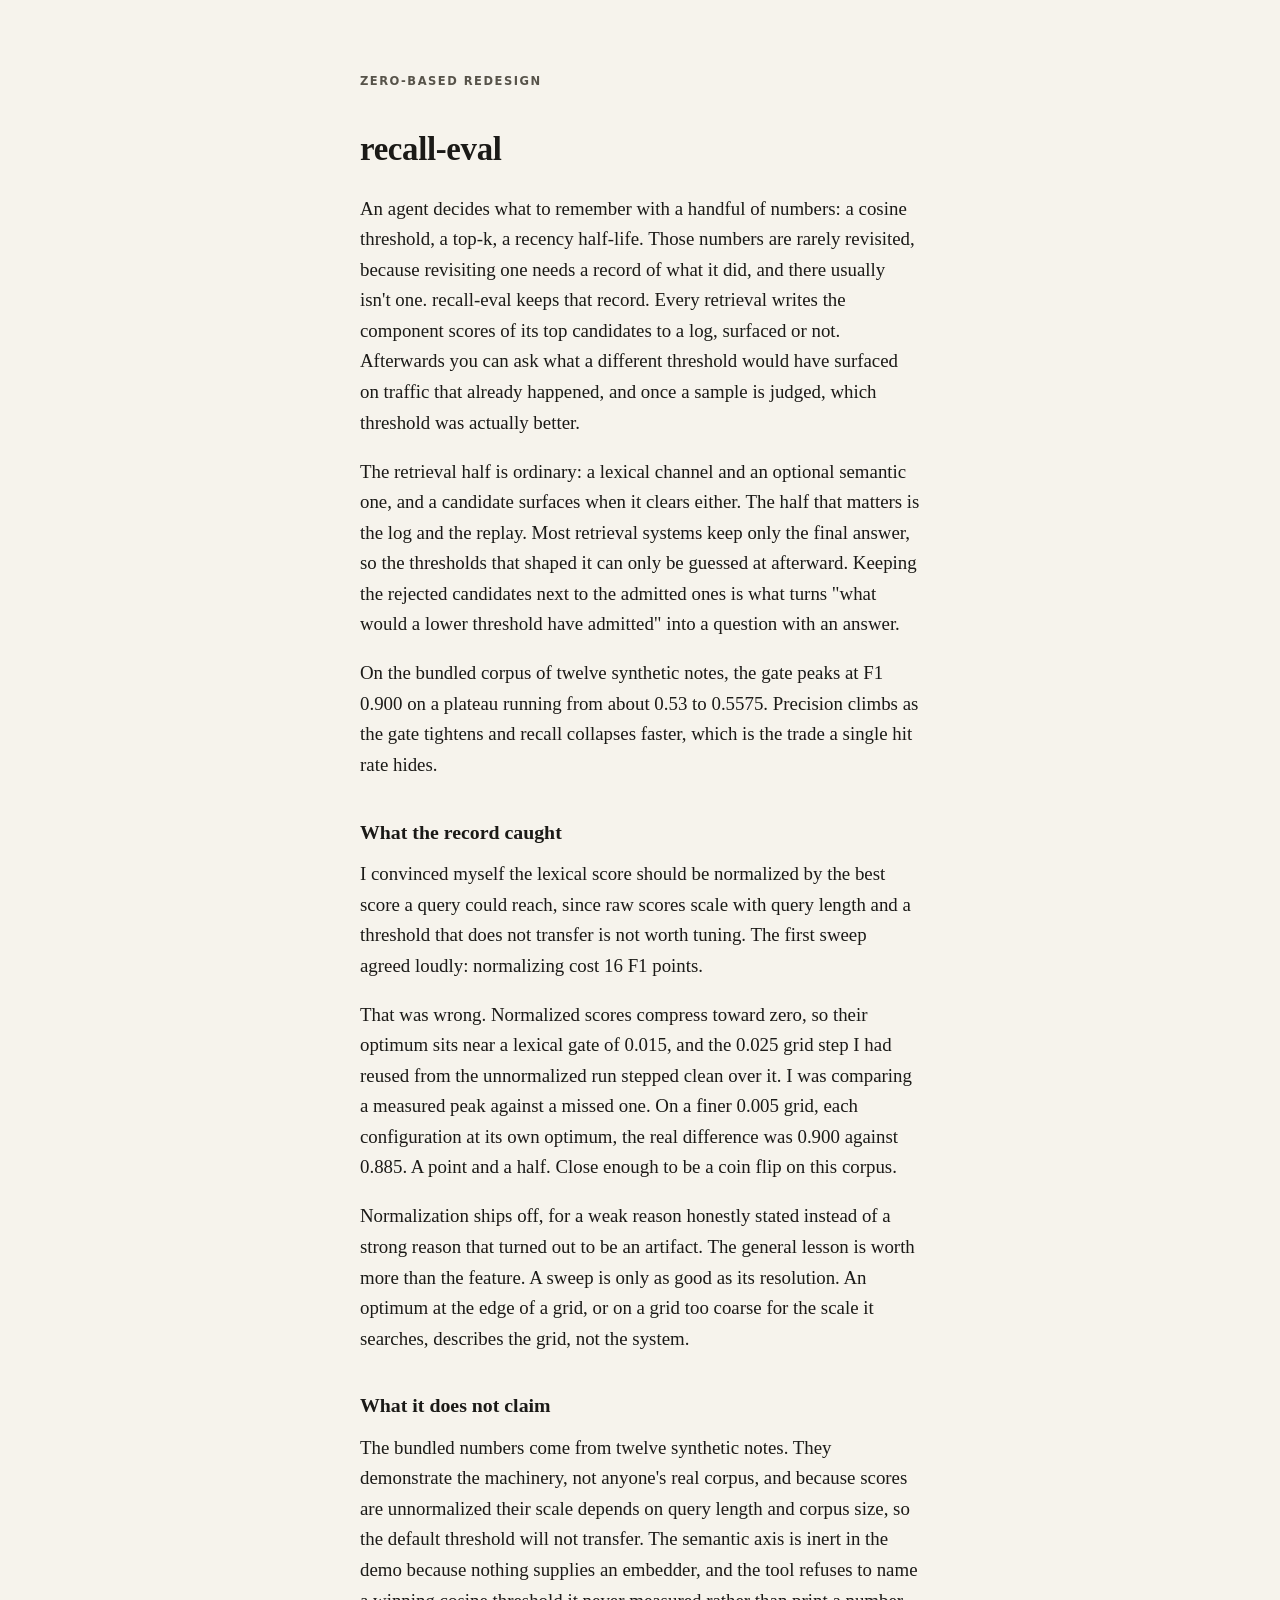
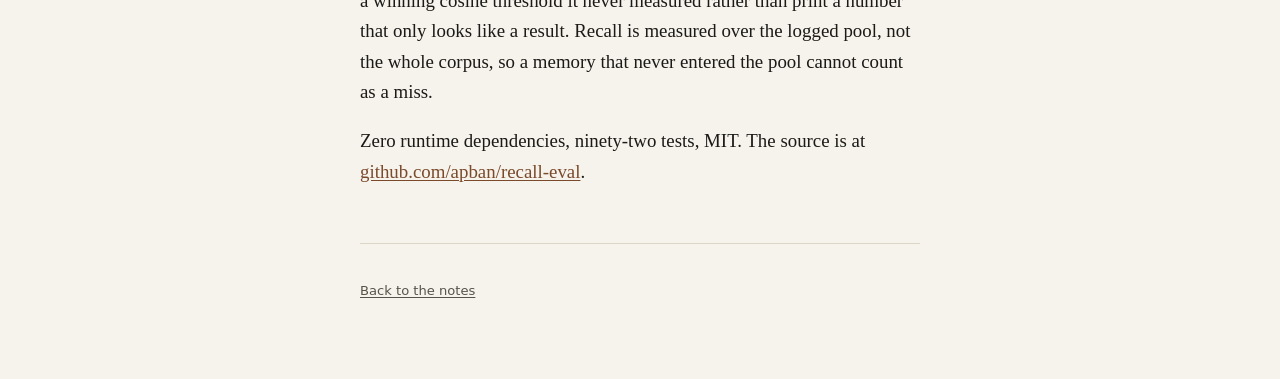
<file: articles/recall-eval.html>
<!doctype html>
<html lang="en">
<head>
<meta charset="utf-8">
<meta name="viewport" content="width=device-width, initial-scale=1">
<title>recall-eval — Zero-based redesign</title>
<meta name="author" content="Adam Bankhead">
<meta name="description" content="An agent decides what to remember with a handful of numbers: a cosine threshold, a top-k, a recency half-life. Those numbers are rarely revisited, because ">
<link rel="stylesheet" href="/style.css">
</head>
<body>
<main class="wrap">
<a class="kicker" href="/">Zero-based redesign</a>
<article>
<h1>recall-eval</h1>
<p>An agent decides what to remember with a handful of numbers: a cosine threshold, a top-k, a recency half-life. Those numbers are rarely revisited, because revisiting one needs a record of what it did, and there usually isn't one. recall-eval keeps that record. Every retrieval writes the component scores of its top candidates to a log, surfaced or not. Afterwards you can ask what a different threshold would have surfaced on traffic that already happened, and once a sample is judged, which threshold was actually better.</p>
<p>The retrieval half is ordinary: a lexical channel and an optional semantic one, and a candidate surfaces when it clears either. The half that matters is the log and the replay. Most retrieval systems keep only the final answer, so the thresholds that shaped it can only be guessed at afterward. Keeping the rejected candidates next to the admitted ones is what turns "what would a lower threshold have admitted" into a question with an answer.</p>
<p>On the bundled corpus of twelve synthetic notes, the gate peaks at F1 0.900 on a plateau running from about 0.53 to 0.5575. Precision climbs as the gate tightens and recall collapses faster, which is the trade a single hit rate hides.</p>
<h2>What the record caught</h2>
<p>I convinced myself the lexical score should be normalized by the best score a query could reach, since raw scores scale with query length and a threshold that does not transfer is not worth tuning. The first sweep agreed loudly: normalizing cost 16 F1 points.</p>
<p>That was wrong. Normalized scores compress toward zero, so their optimum sits near a lexical gate of 0.015, and the 0.025 grid step I had reused from the unnormalized run stepped clean over it. I was comparing a measured peak against a missed one. On a finer 0.005 grid, each configuration at its own optimum, the real difference was 0.900 against 0.885. A point and a half. Close enough to be a coin flip on this corpus.</p>
<p>Normalization ships off, for a weak reason honestly stated instead of a strong reason that turned out to be an artifact. The general lesson is worth more than the feature. A sweep is only as good as its resolution. An optimum at the edge of a grid, or on a grid too coarse for the scale it searches, describes the grid, not the system.</p>
<h2>What it does not claim</h2>
<p>The bundled numbers come from twelve synthetic notes. They demonstrate the machinery, not anyone's real corpus, and because scores are unnormalized their scale depends on query length and corpus size, so the default threshold will not transfer. The semantic axis is inert in the demo because nothing supplies an embedder, and the tool refuses to name a winning cosine threshold it never measured rather than print a number that only looks like a result. Recall is measured over the logged pool, not the whole corpus, so a memory that never entered the pool cannot count as a miss.</p>
<p>Zero runtime dependencies, ninety-two tests, MIT. The source is at <a href="https://github.com/apban/recall-eval">github.com/apban/recall-eval</a>.</p>
</article>
<footer>
<p><a href="/">Back to the notes</a></p>
</footer>
</main>
</body>
</html>
</file>
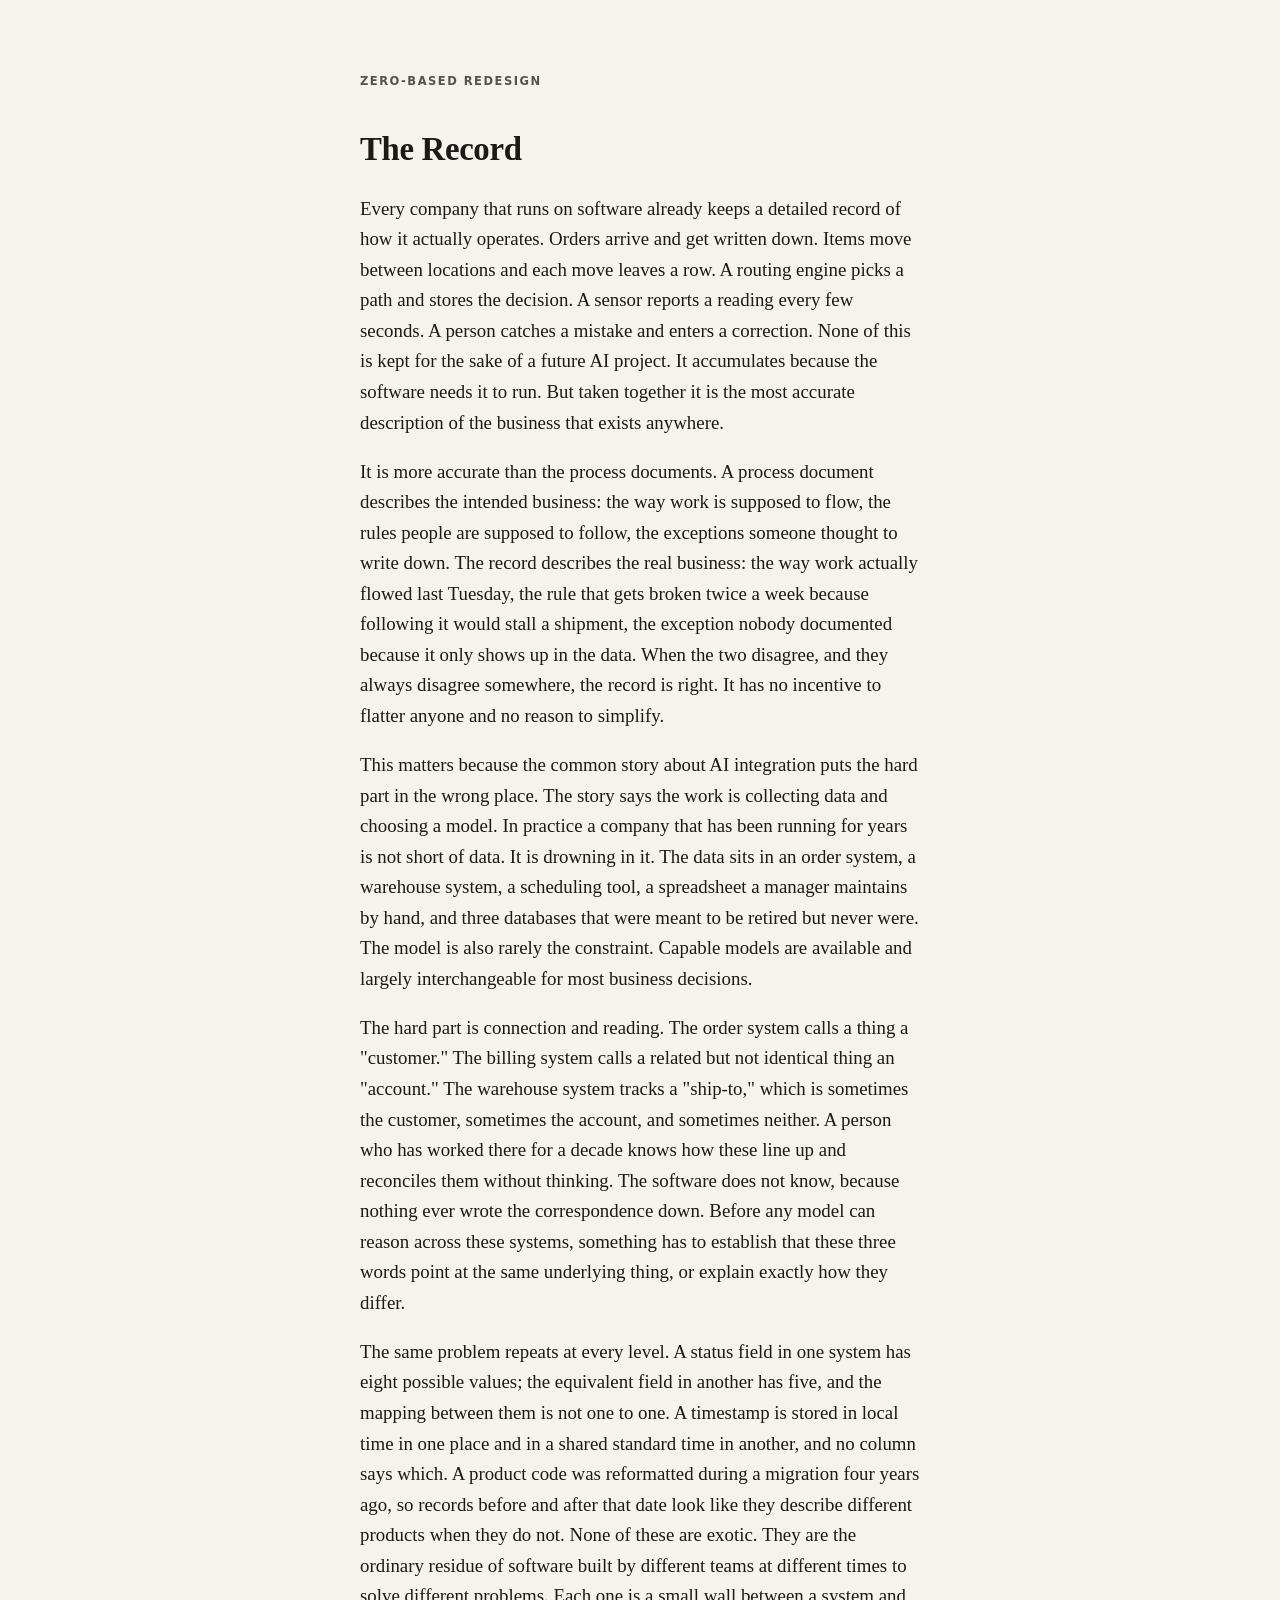
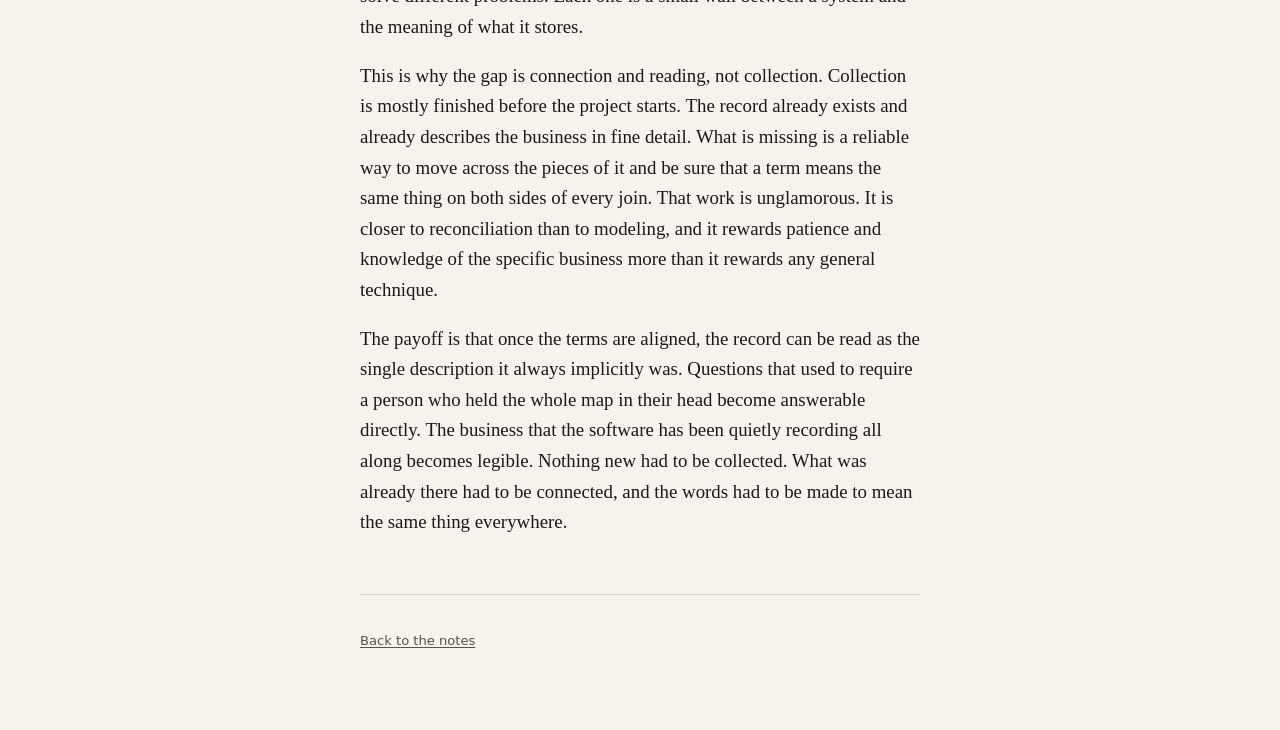
<file: articles/the-record.html>
<!doctype html>
<html lang="en">
<head>
<meta charset="utf-8">
<meta name="viewport" content="width=device-width, initial-scale=1">
<title>The Record — Zero-based redesign</title>
<meta name="author" content="Adam Bankhead">
<meta name="description" content="Every company that runs on software already keeps a detailed record of how it actually operates. Orders arrive and get written down. Items move between loc">
<link rel="stylesheet" href="/style.css">
</head>
<body>
<main class="wrap">
<a class="kicker" href="/">Zero-based redesign</a>
<article>
<h1>The Record</h1>
<p>Every company that runs on software already keeps a detailed record of how it actually operates. Orders arrive and get written down. Items move between locations and each move leaves a row. A routing engine picks a path and stores the decision. A sensor reports a reading every few seconds. A person catches a mistake and enters a correction. None of this is kept for the sake of a future AI project. It accumulates because the software needs it to run. But taken together it is the most accurate description of the business that exists anywhere.</p>
<p>It is more accurate than the process documents. A process document describes the intended business: the way work is supposed to flow, the rules people are supposed to follow, the exceptions someone thought to write down. The record describes the real business: the way work actually flowed last Tuesday, the rule that gets broken twice a week because following it would stall a shipment, the exception nobody documented because it only shows up in the data. When the two disagree, and they always disagree somewhere, the record is right. It has no incentive to flatter anyone and no reason to simplify.</p>
<p>This matters because the common story about AI integration puts the hard part in the wrong place. The story says the work is collecting data and choosing a model. In practice a company that has been running for years is not short of data. It is drowning in it. The data sits in an order system, a warehouse system, a scheduling tool, a spreadsheet a manager maintains by hand, and three databases that were meant to be retired but never were. The model is also rarely the constraint. Capable models are available and largely interchangeable for most business decisions.</p>
<p>The hard part is connection and reading. The order system calls a thing a "customer." The billing system calls a related but not identical thing an "account." The warehouse system tracks a "ship-to," which is sometimes the customer, sometimes the account, and sometimes neither. A person who has worked there for a decade knows how these line up and reconciles them without thinking. The software does not know, because nothing ever wrote the correspondence down. Before any model can reason across these systems, something has to establish that these three words point at the same underlying thing, or explain exactly how they differ.</p>
<p>The same problem repeats at every level. A status field in one system has eight possible values; the equivalent field in another has five, and the mapping between them is not one to one. A timestamp is stored in local time in one place and in a shared standard time in another, and no column says which. A product code was reformatted during a migration four years ago, so records before and after that date look like they describe different products when they do not. None of these are exotic. They are the ordinary residue of software built by different teams at different times to solve different problems. Each one is a small wall between a system and the meaning of what it stores.</p>
<p>This is why the gap is connection and reading, not collection. Collection is mostly finished before the project starts. The record already exists and already describes the business in fine detail. What is missing is a reliable way to move across the pieces of it and be sure that a term means the same thing on both sides of every join. That work is unglamorous. It is closer to reconciliation than to modeling, and it rewards patience and knowledge of the specific business more than it rewards any general technique.</p>
<p>The payoff is that once the terms are aligned, the record can be read as the single description it always implicitly was. Questions that used to require a person who held the whole map in their head become answerable directly. The business that the software has been quietly recording all along becomes legible. Nothing new had to be collected. What was already there had to be connected, and the words had to be made to mean the same thing everywhere.</p>
</article>
<footer>
<p><a href="/">Back to the notes</a></p>
</footer>
</main>
</body>
</html>
</file>
<file: style.css>
:root {
  --ink: #1b1a17;
  --ink-soft: #57534a;
  --bg: #f6f3ec;
  --rule: #ddd6c7;
  --accent: #7a4a2b;
  --measure: 38rem;
}
@media (prefers-color-scheme: dark) {
  :root {
    --ink: #e8e3d8;
    --ink-soft: #a49d8d;
    --bg: #15140f;
    --rule: #322f27;
    --accent: #cf9a6a;
  }
}
* { box-sizing: border-box; }
html { -webkit-text-size-adjust: 100%; }
body {
  margin: 0;
  background: var(--bg);
  color: var(--ink);
  font: 1.18rem/1.62 "Iowan Old Style", "Palatino Linotype", Palatino, Georgia, serif;
  text-rendering: optimizeLegibility;
  -webkit-font-smoothing: antialiased;
}
.wrap { max-width: var(--measure); margin: 0 auto; padding: 4rem 1.5rem 4rem; }
.kicker {
  font-family: ui-sans-serif, system-ui, -apple-system, "Segoe UI", sans-serif;
  font-size: 0.72rem; font-weight: 600; letter-spacing: 0.13em; text-transform: uppercase;
  color: var(--ink-soft); text-decoration: none; display: inline-block; margin-bottom: 2.5rem;
}
.kicker:hover { color: var(--accent); }
article h1 { font-size: 2.05rem; line-height: 1.14; font-weight: 600; letter-spacing: -0.01em; margin: 0 0 1.6rem; }
article h2 { font-size: 1.24rem; font-weight: 600; margin: 2.2rem 0 0.7rem; }
article p { margin: 0 0 1.15rem; }
a { color: var(--accent); text-underline-offset: 2px; }
footer {
  margin-top: 3.5rem; padding-top: 1.4rem; border-top: 1px solid var(--rule);
  font-family: ui-sans-serif, system-ui, -apple-system, "Segoe UI", sans-serif;
  font-size: 0.82rem; line-height: 1.7; color: var(--ink-soft);
}
footer a { color: var(--ink-soft); }
</file>
